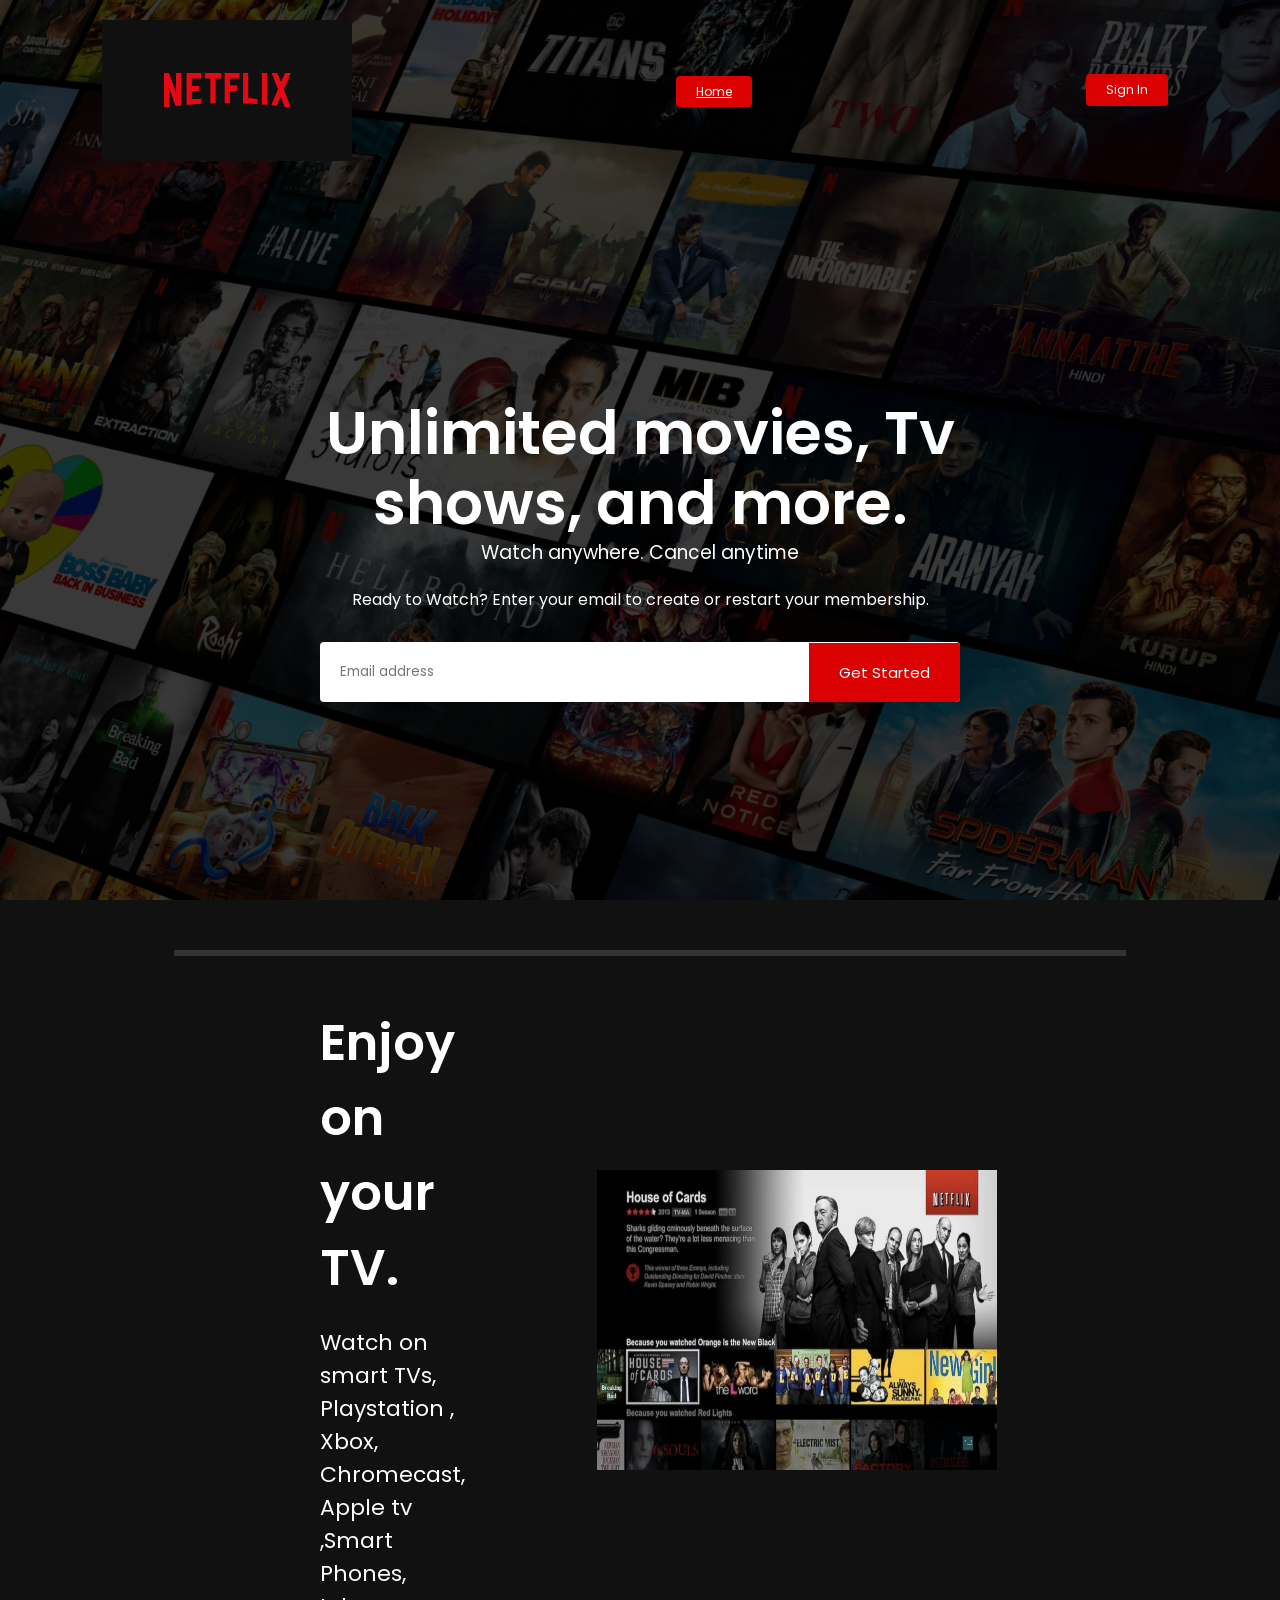
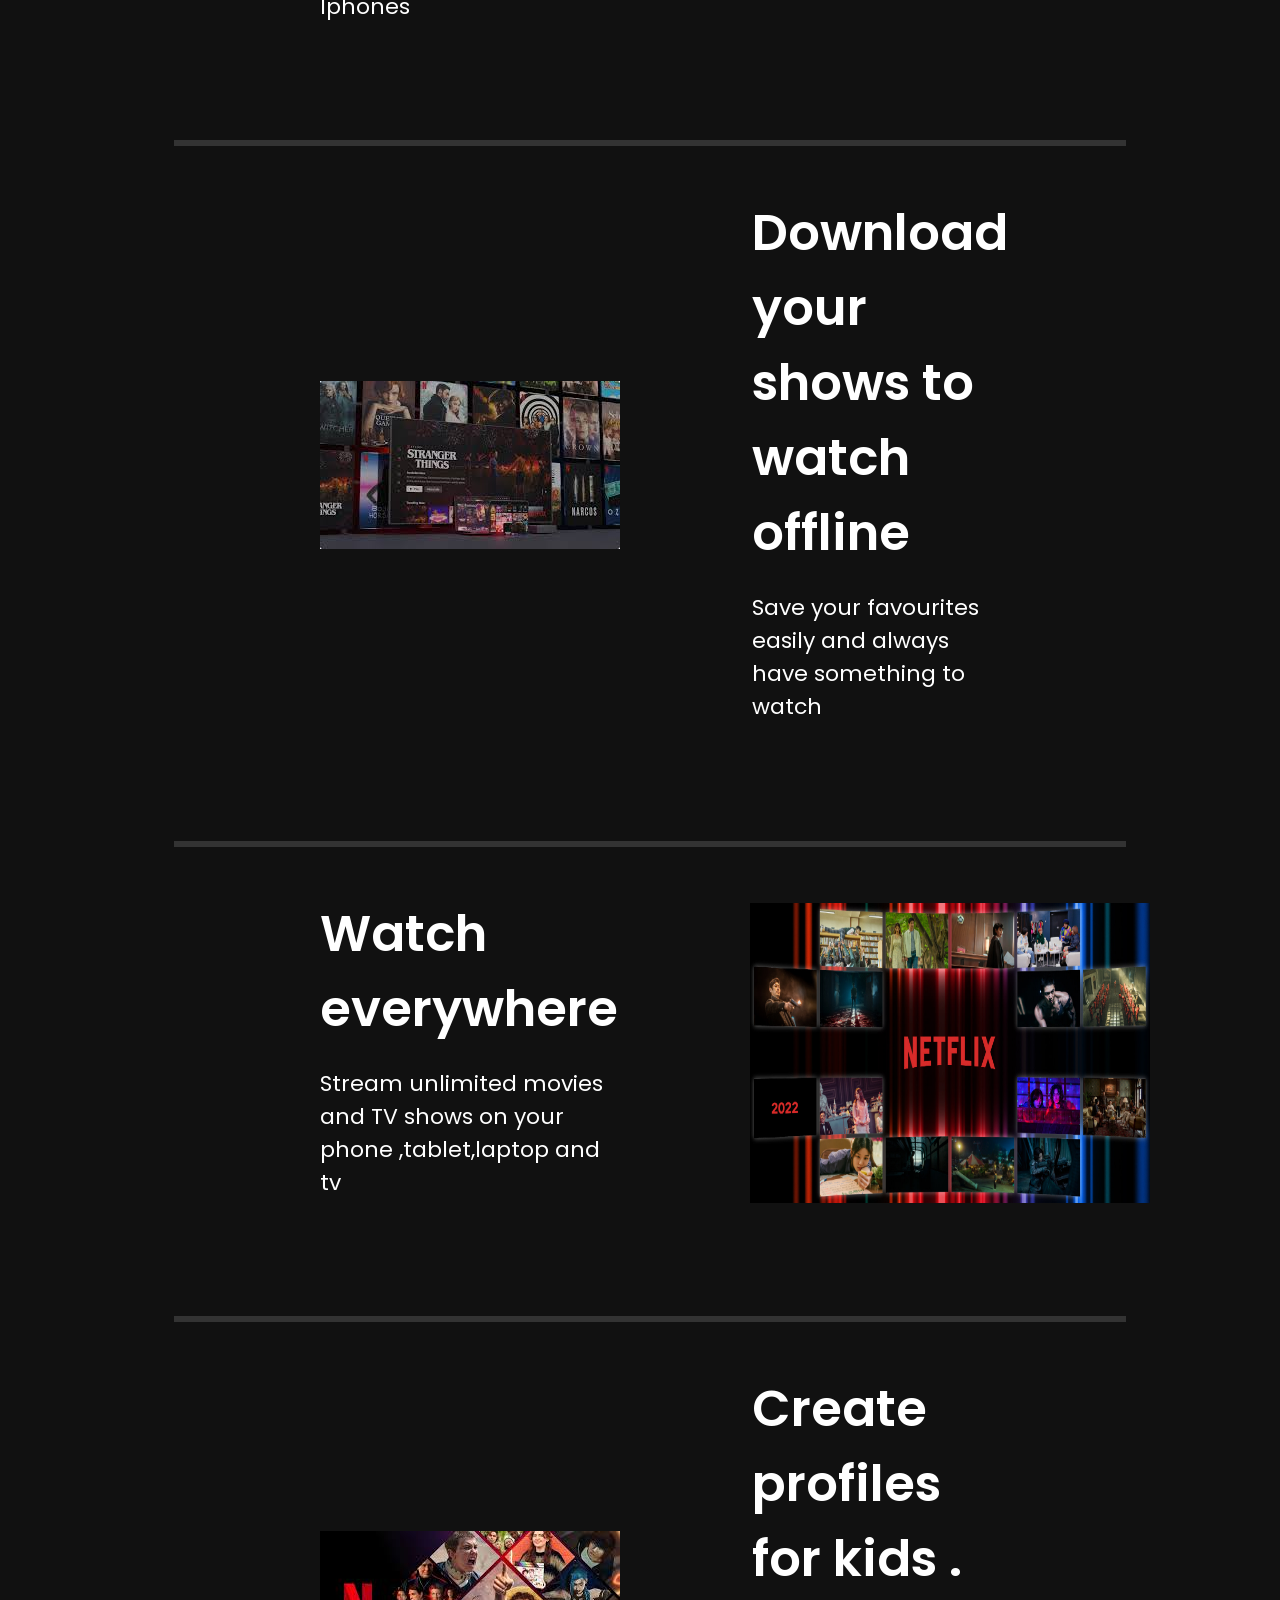
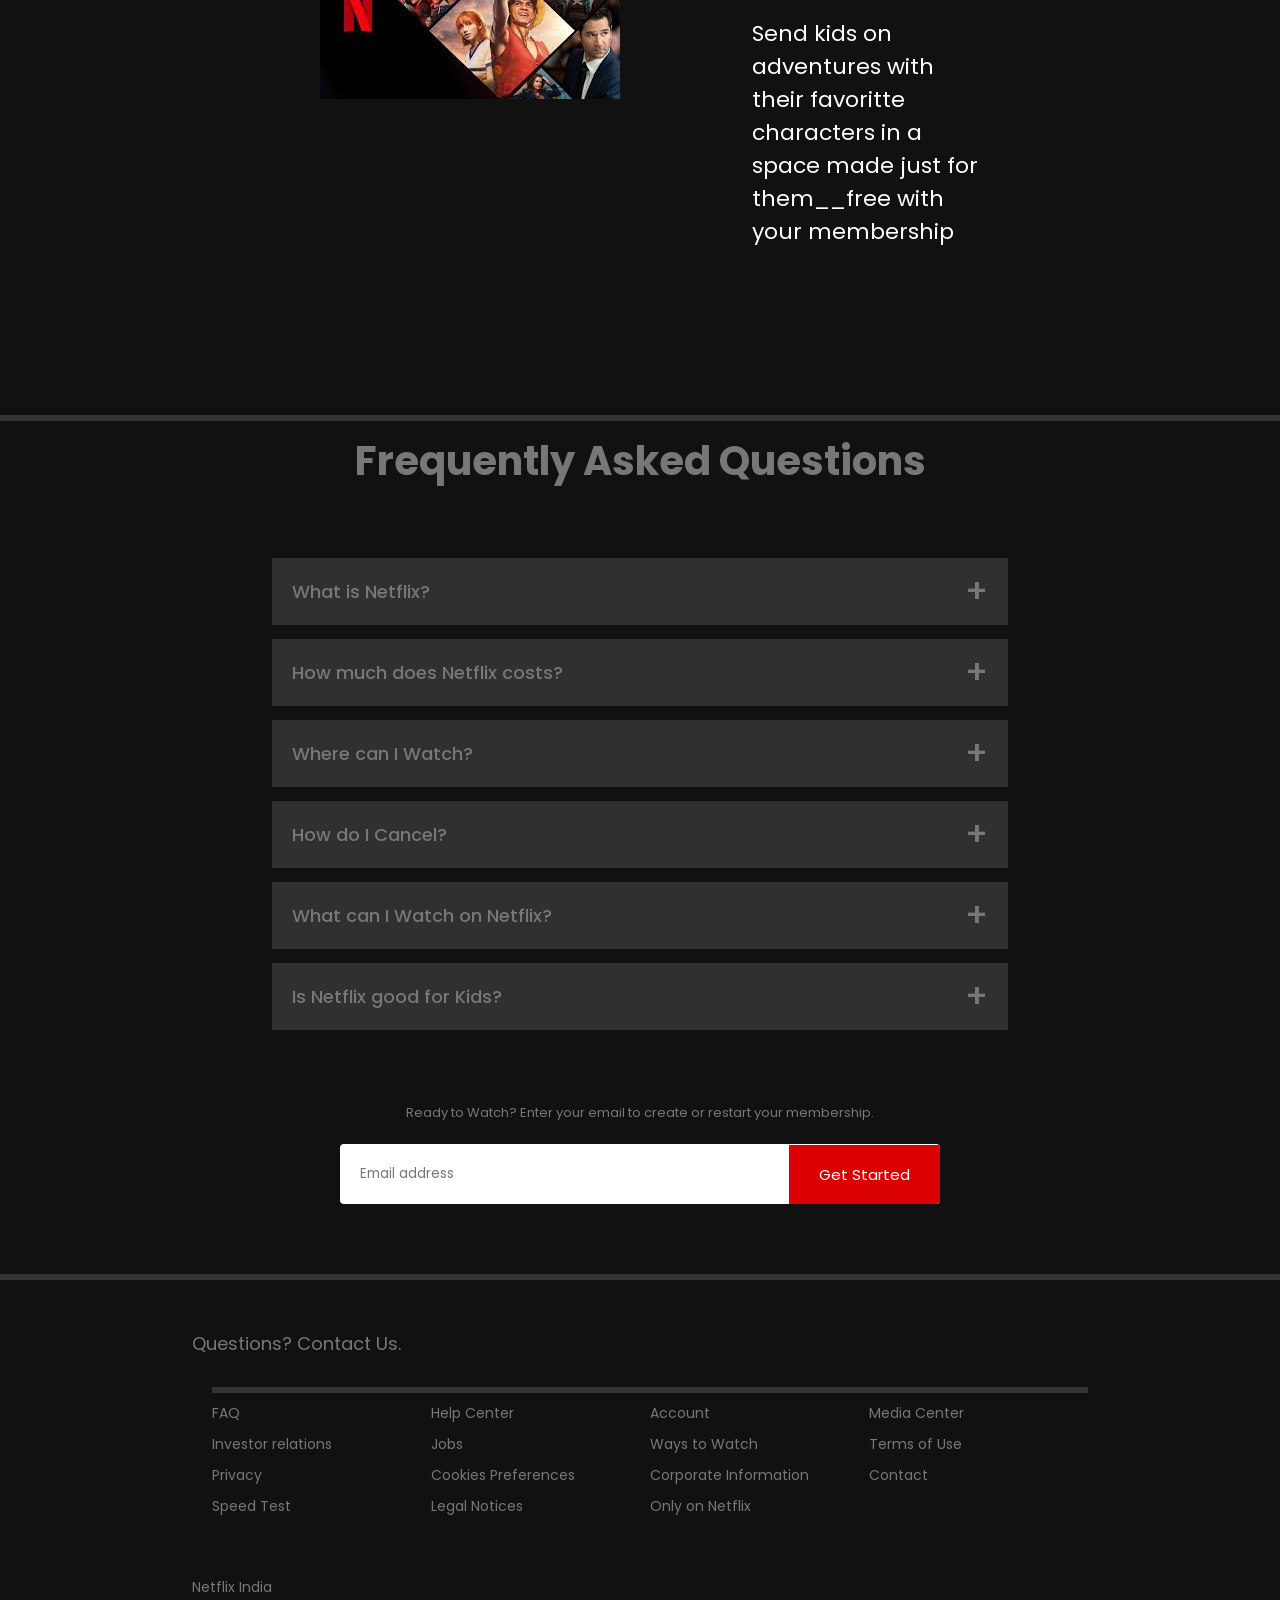
<file: index.html>
<!DOCTYPE html>
<html lang="en">
<head>
    <meta charset="UTF-8">
    <meta name="viewport" content="width=device-width, initial-scale=1.0">
    <title>Netflix clone</title>
    <link rel="stylesheet" href="style.css">
    <script src="script.js"></script>
    <link rel="stylesheet" href="style1.css">
</head>
<body>
    <div class="header">
        <nav>
            <img src="./images/Netflix logo.jpg" class="logo" alt="">
            <div><a  href="home.html">Home</a></div>
            <div>
                <button>Sign In </button>
            </div>
        </nav>
        <div class="header-content">
            <h1>Unlimited movies, Tv shows, and more. </h1>
            <h3>Watch anywhere. Cancel anytime</h3>
            <p>Ready to Watch? Enter your email to create or restart your membership.</p>
            <form class="email-signup">
                <input type="email" placeholder="Email address" required>
                <button type="submit">Get Started</button>
            </form>
        </div>
        
    </div>
    
    <div class="features">
        <div class="row">
            <div class="text-col">
                <h2>Enjoy on your TV.   </h2>
                <P>Watch on smart TVs, Playstation ,
                     Xbox, Chromecast, Apple tv ,Smart Phones, Iphones</P>
            </div>
            <div class="img-col">
                <img src="./images/feature-1.jpg" alt="">
            </div>
        </div>
        <div class="row">
            <div class="img-col1">
                <img src="./images/feature-2.jpg" alt="">
            </div>
            <div class="text-col">
                <h2>Download your shows to watch offline   </h2>
                <P>Save your favourites easily and always have something to watch</P>
            </div>
            
        </div>
        <div class="row">
            <div class="text-col">
                <h2>Watch everywhere  </h2>
                <P>Stream unlimited movies and TV shows on your phone ,tablet,laptop and tv</P>
            </div>
            <div class="img-col">
                <img src="./images/feature-3.jpg" alt="">
            </div>
        </div>
        <div class="row">
            <div class="img-col1">
                <img src="./images/feature-4.jpg" alt="">
            </div>
            <div class="text-col">
                <h2>Create profiles for kids .  </h2>
                <P>Send kids on adventures with their favoritte characters in a space made just for them__free with your membership</P>
            </div>
            
        </div>
    </div>
    <div class="faq">
        <h2>Frequently Asked Questions</h2>
        <ul class="accordion">
            <li>
                <input type="radio" name="accordion" id="first">
                <label for="first">What is Netflix?</label>
                <div class="content">
                    <p>Netflix is a streaming service that offers a wide variety of award-winning TV shows, movies, anime, documentaries, and more on thousands of internet-connected devices.

                        You can watch as much as you want, whenever you want  all for one low monthly price. There's always something new to discover and new TV shows and movies are added every week!.</p>
                </div>
            </li>
            <li>
                <input type="radio" name="accordion" id="second">
                <label for="second">How much does Netflix costs?</label>
                <div class="content">
                    <p>Watch Netflix on your smartphone, tablet, Smart TV, laptop, or streaming device, all for one fixed monthly fee. Plans range from $6.99 to $22.99 a month (pre-tax). No extra costs, no contracts..</p>
                </div>
            </li>
            <li>
                <input type="radio" name="accordion" id="third">
                <label for="third">Where can I Watch?</label>
                <div class="content">
                    <p>Watch anywhere, anytime. Sign in with your Netflix account to watch instantly on the web at netflix.com from your personal computer or on any internet-connected device that offers the Netflix app, including smart TVs, smartphones, tablets, streaming media players and game consoles.

                        You can also download your favorite shows with the iOS or Android app. Use downloads to watch while you're on the go and without an internet connection. Take Netflix with you anywhere.</p>
                </div>
            </li>
            <li>
                <input type="radio" name="accordion" id="fourth">
                <label for="fourth">How do I Cancel?</label>
                <div class="content">
                    <p>Netflix is flexible. There are no pesky contracts and no commitments. You can easily cancel your account online in two clicks. There are no cancellation fees start or stop your account anytime..</p>
                </div>
            </li>
            <li>
                <input type="radio" name="accordion" id="fifth">
                <label for="fifth">What can I Watch on Netflix?</label>
                <div class="content">
                    <p>Netflix has an extensive library of feature films, documentaries, TV shows, anime, award-winning Netflix originals, and more. Watch as much as you want, anytime you want..</p>
                </div>
            </li>
            <li>
                <input type="radio" name="accordion" id="sixth">
                <label for="sixth">Is Netflix good for Kids?</label>
                <div class="content">
                    <p>The Netflix Kids experience is included in your membership to give parents control while kids enjoy family-friendly TV shows and movies in their own space.

                        Kids profiles come with PIN-protected parental controls that let you restrict the maturity rating of content kids can watch and block specific titles you don’t want kids to see..</p>
                </div>
            </li>
        </ul>
        <small>
            Ready to Watch? Enter your email to create or restart your membership.
        </small>
        <form class="email-signup">
            <input type="email" placeholder="Email address" required>
            <button type="submit">Get Started</button>
        </form>
    </div>
    <div class="footer">
        <h3>Questions? Contact Us.</h3>
        <div class="row">
            <div class="col">
                <a href="#">FAQ</a>
                <a href="#">Investor relations</a>
                <a href="#">Privacy</a>
                <a href="#">Speed Test</a>
            </div>

            <div class="col">
                <a href="#">Help Center</a>
                <a href="#">Jobs</a>
                <a href="#">Cookies Preferences</a>
                <a href="#">Legal Notices</a>
            </div>

            <div class="col">
                <a href="#">Account</a>
                <a href="#">Ways to Watch</a>
                <a href="#">Corporate Information</a>
                <a href="#">Only on Netflix</a>
            </div>

            <div class="col">
                <a href="#">Media Center</a>
                <a href="#">Terms of Use</a>
                <a href="#">Contact</a>
                
            </div>
        </div>
        <p class="copyright-txt">Netflix India</p>
    </div>

</body>
</html>
</file>
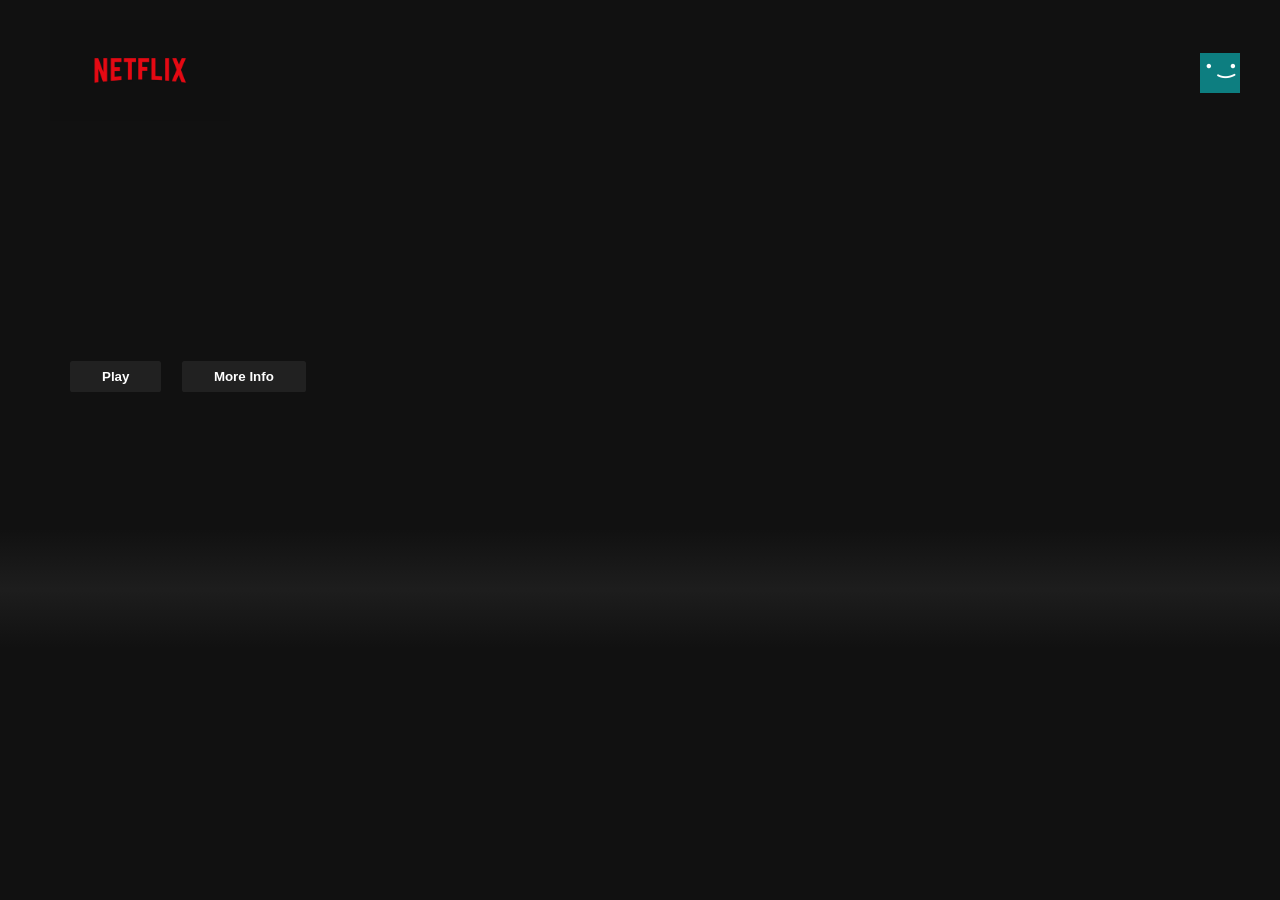
<file: home.html>
<!DOCTYPE html>
<html lang="en">
<head>
    <meta charset="UTF-8">
    <meta name="viewport" content="width=device-width, initial-scale=1.0">
    <title>Home | Netflix</title>
    <link rel="stylesheet" href="style1.css">
    <script src="script.js"></script>
</head>
<body>
  <!--navbar-->
    <div class="nav">
      <div class="nav__left">
        <a href="home.html"></a>
        <img class="nav_logo" src="./images/Netflix logo.jpg" alt="">
      </div>
      <div class="nav__right">
        <img src="./images/Netflix-avatar.png" class="nav_avatar" alt="">
      </div>
    </div>


    <!--banner-->
    <header id="banner">
      <div id="banner__contents">
        <h1 id="banner__title"></h1>
        <div id="banner__buttons">
        <button id="banner__button">Play</button>
        <button id="banner__button">More Info</button>
        </div>
        <p id="banner__description"></p>
     </div>
      <div id="banner__fadeBottom"></div>
    </header>



    <!--row-->
    <div id="head__row">
      <div class="row">
        <h2 class="row__title"></h2>
        <div class="row__posters"></div>
      </div>
    </div>

    <script>
      window.addEventListener("scroll",function(){
        var nav = document.querySelector(".nav");
        nav.classList.toggle("active",window.scrollY > 0);
      })
    </script>
</body>
</html>
</file>
<file: style.css>
@import url('https://fonts.googleapis.com/css2?family=Poppins:ital,wght@0,100;0,200;0,300;0,400;0,500;0,600;0,700;0,800;0,900;1,100;1,200;1,300;1,400;1,500;1,600;1,700;1,800;1,900&display=swap');


*{
    margin: 0;
    padding: 0;
    box-sizing: border-box;
    font-family: 'Poppins',sans-serif;
}
body{
    background: #000;
    color: #fff;
}
.header{
    width: 100%;
    height: 100vh;
    background-image: linear-gradient(rgba(0,0,0,0.7),rgba(0,0,0,0.7)),url(./images/header-image.jpg);
    background-size: cover;
    background-position: center;
    padding: 10px 8%;
    position: relative;
}
nav{
    display: flex;
    align-items: center;
    justify-content: space-between;
    padding: 10px 0;
}
.logo{
    width: 250px;
    cursor: pointer;
}
nav button{
    border: 0;
    outline: 0;
    background: #db0001;
    color: #fff;
    padding: 7px 20px;
    font-size: 12px;
    border-radius: 4px;
    margin: 10px;
    cursor: pointer;
}
nav a{
    border: 0;
    outline: 0;
    background: #db0001;
    color: #fff;
    padding: 7px 20px;
    font-size: 12px;
    border-radius: 4px;
    margin: 10px;
    cursor: pointer;
}
.header-content{
    position: absolute;
    top: 50%;
    left: 50%;
    transform: translate(-50%,-50%);
    text-align: center;
    margin-top: 100px;
}
.header-content h1{
    font-size: 60px;
    line-height: 70px;
    font-weight: 600;
    max-width: 650px;
}
.header-content h3{
    font-weight: 400;
    margin-bottom: 20px;
}
.email-signup{
    background: #fff;
    border-radius: 4px;
    display: flex;
    align-items: center;
    margin-top: 30px;
    overflow: hidden;
}
.email-signup input{
    flex: 1;
    border: 0;
    outline: 0;
    margin: 20px;
}
.email-signup button{
    background: #db0001;
    border: 0;
    bottom: 0;
    font-size: 15px;
    cursor: pointer;
    color: #fff;
    padding: 18px 30px;
}
.features{
    padding: 50px 12%;
    font-size: 22px;
}
.row{
    display: flex;
    align-items: center;
    justify-content: space-between;
    padding: 10px 0;
    padding: 50px 15% 10px;
    border-top: 6px solid #333;
    color: #777;
    
    padding-bottom: 10%;
}
.text-col{
    flex-basis: 50%;
    margin-bottom: 20px;
}
.img-col{
   
    display: block;
    width: 80%;
    height: 50%;
    margin: auto;
    cursor: pointer;
    padding-left: 20%;
   
}
.img-col1{
    display: block;
    width: 80%;
    height: 50%;
    margin: auto;
    cursor: pointer;
    padding-right: 20%;
}
.img-col img{
    width: 400px;
    height: 300px;
}
.features h2{
    font-size: 50px;
    font-weight: 600;
    margin-bottom: 20px;
}
.faq{
    padding: 50px 15% 10px;
    border-top: 6px solid #333;
    color: #777;
    padding: 10px 12%;
    text-align: center;
    font-size: 18px;
}
.faq h2{
    font-size: 40px;
    font-size: 400;
}
.accordion{
    margin: 60px auto;
    width: 100%;
    max-width: 750px;
}
.accordion li{
    list-style: none;
    width: 100%;
    padding: 5px;
}
.accordion li label{
    display: flex;
    align-items: center;
    padding: 20px;
    font-size: 18px;
    font-weight: 500;
    background: #303030;
    margin: 2px;
    cursor: pointer;
    position: relative;
}
label::after{
    content: '+';
    font-size: 34px;
    position: absolute;
    right: 20px;
}
 input[type="radio"]{
    display: none;
}
.accordion .content{
    background: #303030;
    text-align: left;
    padding: 0 20px;
    max-height: 0;
    overflow: hidden;
    transition: max-height 0.5s , padding 0.5s;
}
.accordion input[type="radio"]:checked + label + .content{
    max-height: 600px;
    padding: 30px 20px;
}
.accordion input[type="radio"]:checked + label ::after{
    transform: rotate(135deg);
}
.faq .email-signup{
    max-width: 600px;
    margin: 20px auto 60px;

}
.faq small{
    font-size: 13px;
}
.footer{
    padding: 50px 15% 10px;
    border-top: 6px solid #333;
    color: #777;
}
.footer h3{
    font-size: 18px;
    font-weight: 400;
    margin-bottom: 30px;
}
.footer .col{
    flex-basis: 25%;
    flex-grow: 1;
    margin-bottom: 20px;
}
.footer .col a{
    display: block;
    text-decoration: none;
    color: #777;
    font-size: 14px;
    margin-bottom: 10px;
}
.footer .row{
    align-items: flex-start;
    padding: 10px 0;
}
.copyright-txt{
    margin-top: 20px;
    font-size: 14px;
    margin-bottom: 10px;

}



@media only screen and (max-width:600px){
    .logo{
        width: 100px;
    }
    .nav button{
        padding: 5px 10px;
    }
    .header-content{
        position:unset;
        transform: none;
        padding-top: 150px;
    }
    .header-content h1{
        font-size: 30px;
    }
    .email-signup button{
        font-size: 12px;
        padding: 10px 15px;
    }
    .text-col, .img-col{
        flex-basis: 100%;
    }
    .features h2{
        font-size: 30px;
    }
    .features p{
        font-size: 15px;
    }
    .row:nth-child(2), .row:nth-child(4){
        flex-direction: column-reverse;
    }
    .features .row{
        padding: 10px 0;
    }
    .faq h2{
        font-size: 20px;
    }
    .accordion .content{
        font-size: 14px;
    }
    .accordion li label{
        padding: 10px;
        font-size: 14px;
    }
}
</file>
<file: style1.css>
*{
    margin:0;
    padding: 0;
}
body{
    font-family: 'Netflix Sans', sans-serif;
    background-color: #111;
}
::-webkit-scrollbar{
    width: 7px;
    background-color: #111;
}
::-webkit-scrollbar-thumb{
    background-color: white;
    border-radius: 10px;
}
.nav{
    position: fixed;
    top: 0;
    padding: 20px 40px;
    width: 100%;
    display: flex;
    align-items: center;
    justify-content: space-between;
    z-index: 1;
    transition-timing-function: ease-in;
    transition: all .5s;
}
.nav .active{
    background-color: #111;
}
.nav__left{
    margin-left: 10px;
}
.nav_logo{
    width: 180px;
}
.nav__right{
    position: fixed;
    right: 30px;
    display: flex;
    margin-right: 10px;
}
.nav_avatar{
    width: 40px;
}
#banner{
    color: white;
    object-fit: contain;
    height: 644px;
    background-position: center center;
    background-size: cover;
}
#banner__contents{
    margin-left: 70px;
    padding-top: 340px;
    height: 190px;
}

#banner__title{
    font-size: 3rem;
    font-weight: 800;
    padding-bottom: 0.3rem;
}
#banner__description{
    width: 45rem;
    line-height: 1.5;
    padding-top: 1rem;
    font-size: .9rem;
    max-width: 360px;
    height: 80px;
}
#banner__button{
    cursor: pointer;
    color: white;
    outline: none;
    border: none;
    font-weight: 700;
    border-radius: .2vw;
    padding-left: 2rem;
    margin-top: 1rem;
    margin-bottom: 1rem;
    padding-right: 2rem;
    margin-right: 1rem;
    padding-top: .5rem;
    background-color: rgba(51,51,51,.5);
    padding-bottom: .5rem;
}
#banner__button:hover{
    color: black;
    background-color: #e6e6e6;
    transition: all .3s;
}
#banner__fadeBottom{
    height: 7.4rem;
    background: linear-gradient(
        180deg,
        transparent,
        rgba(37,37,37,.61),
        #111
    );
}
.row{
    margin-left: 20px;
    color: white;
}
.row__poster{
    object-fit: contain;
    width: 100%;
    max-height: 100px;
    margin-right: 10px;
    transition: transform 500ms;
}
.row__posters ::-webkit-scrollbar{
    display: none;
}
.row__posters{
    display: flex;
    overflow-y: hidden;
    overflow-x: scroll;
    padding: 20px;
}
.row__poster:hover{
    transform: scale(1.08);
}
.row__posterLarge,
.row__posterLarge1,
.row__posterLarge2{
    object-fit: contain;
    width: 100%;
    max-height: 250px;
    margin-right: 10px;
    transition: transform 500ms;
}
.row__posterLarge:hover,
.row__posterLarge1:hover,
.row__posterLarge2:hover{
    transform: scale(1.09);
    opacity: 1;
}
</file>
